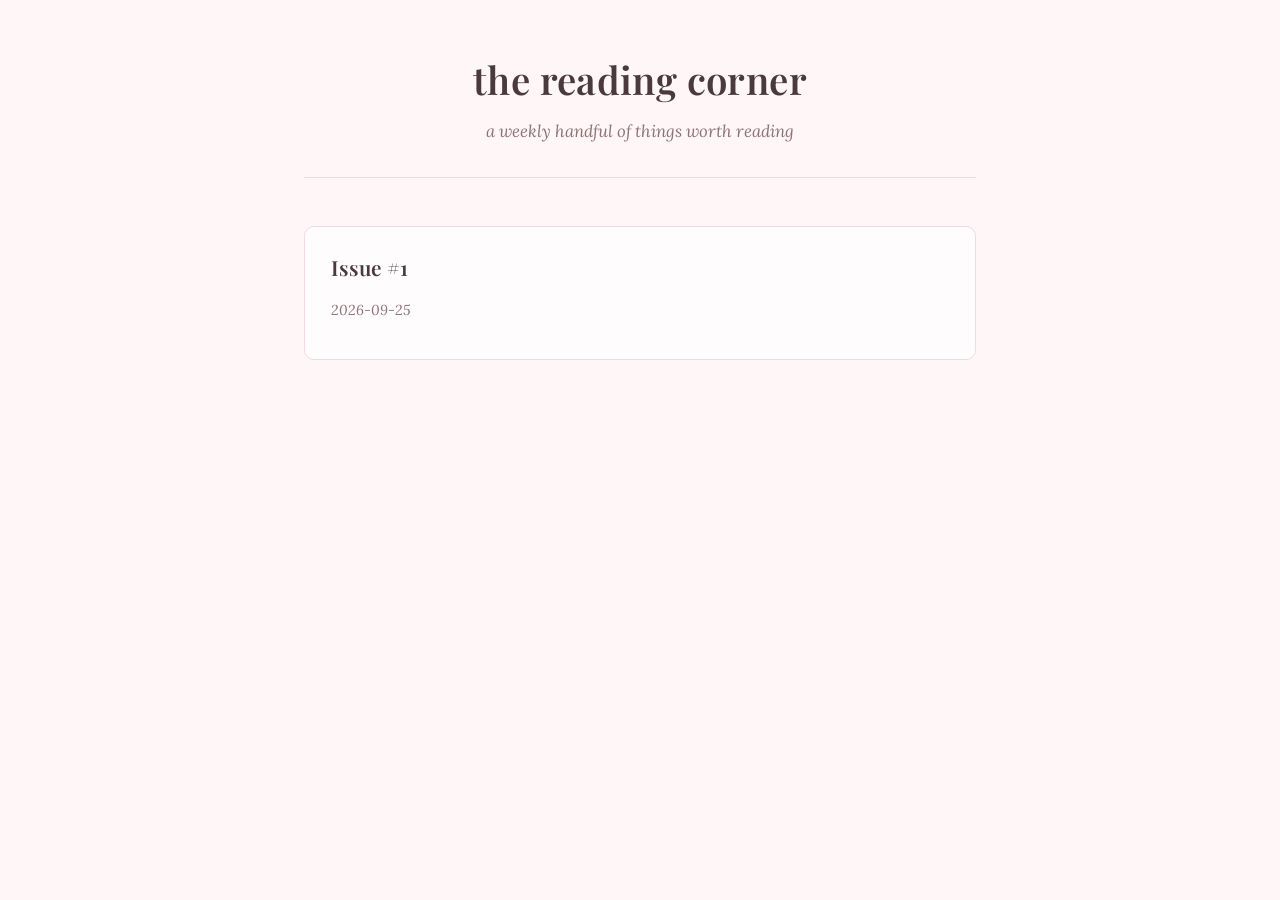
<file: docs/index.html>
<!DOCTYPE html>
<html lang="en">
<head>
  <meta charset="UTF-8">
  <meta name="viewport" content="width=device-width, initial-scale=1">
  <title>the reading corner</title>
  <link rel="stylesheet" href="static/style.css">
</head>
<body>
  <div class="wrap">
    <header class="masthead">
      <h1>the reading corner</h1>
      <p>a weekly handful of things worth reading</p>
    </header>

    
    <ul class="issue-list">
      
      <li>
        <a class="issue-card" href="issues/issue-001.html">
          <p class="issue-number">Issue #1</p>
          <p class="issue-date">2026-09-25</p>
        </a>
      </li>
      
    </ul>
    
  </div>
</body>
</html>
</file>
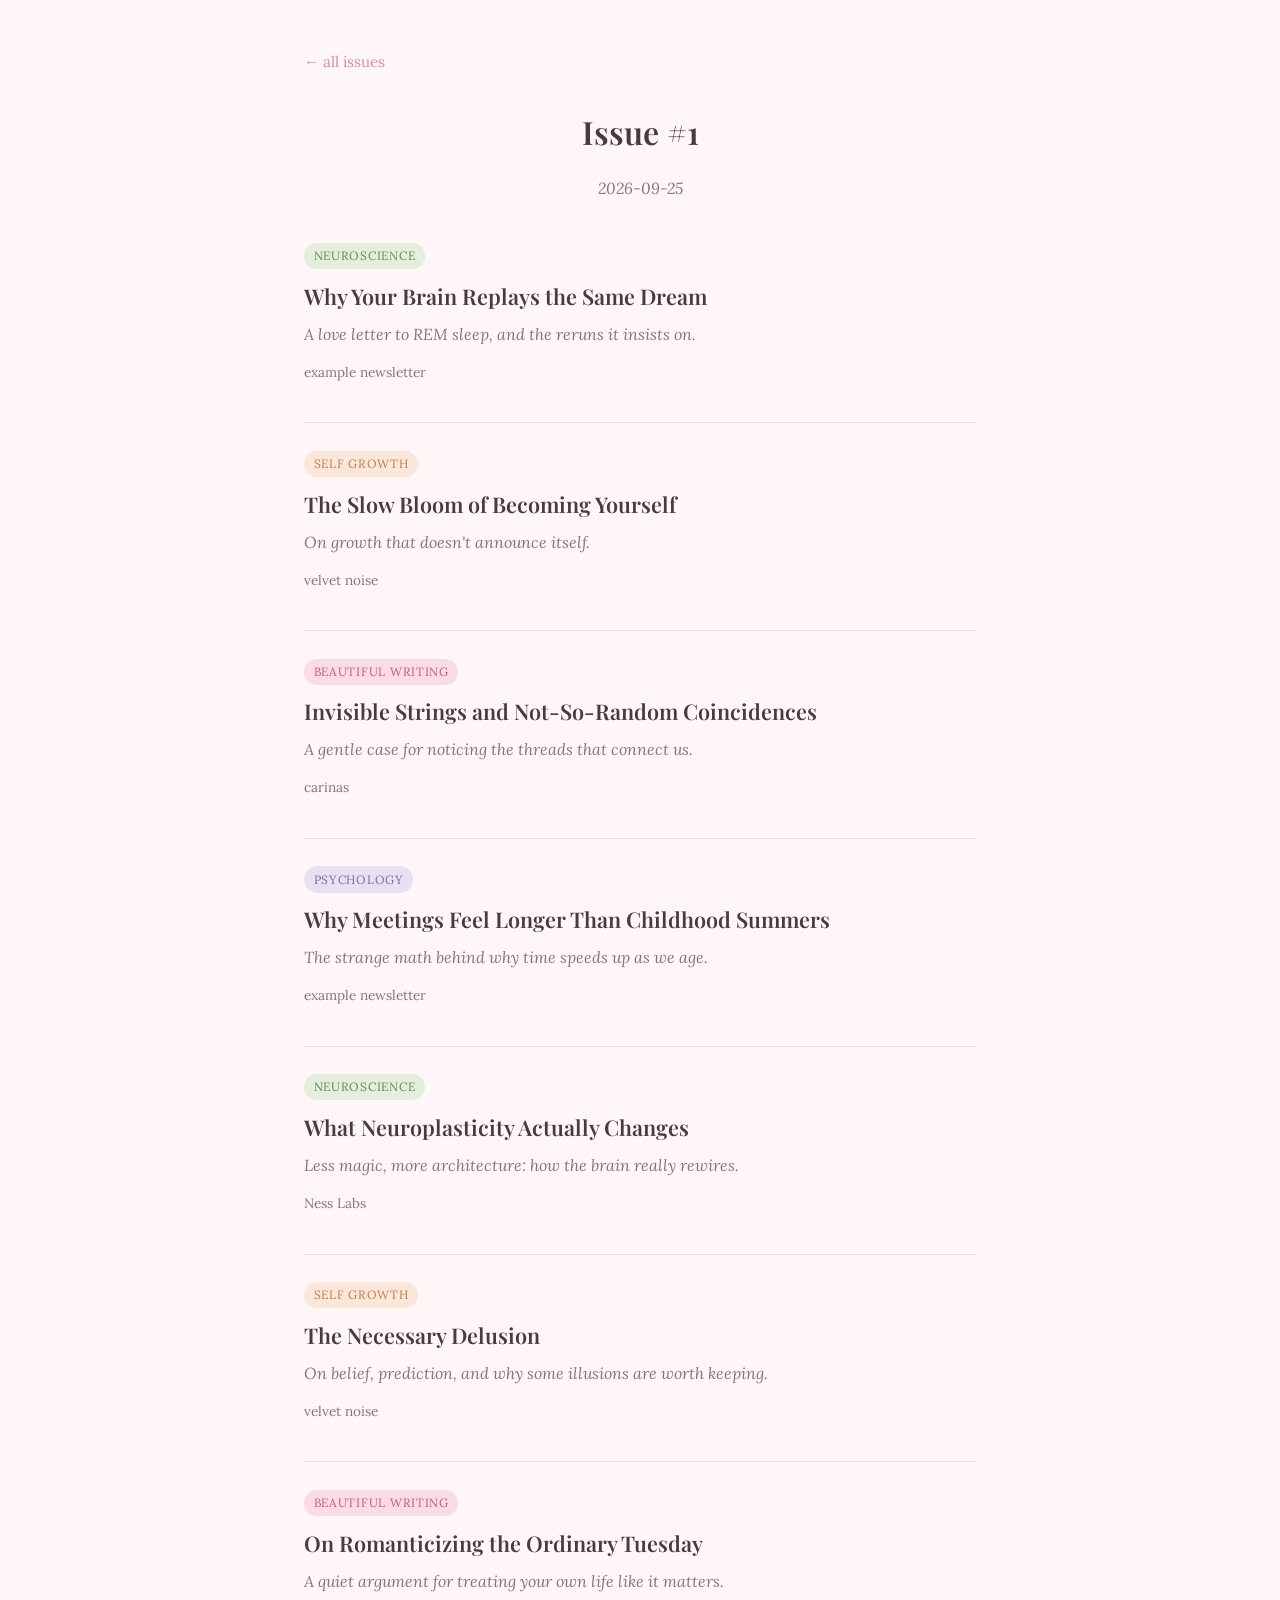
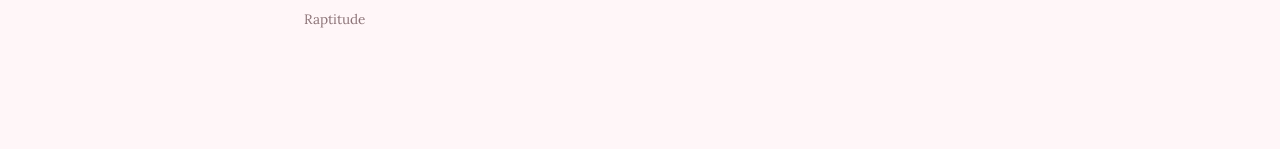
<file: docs/issues/issue-001.html>
<!DOCTYPE html>
<html lang="en">
<head>
  <meta charset="UTF-8">
  <meta name="viewport" content="width=device-width, initial-scale=1">
  <title>Issue #1 — the reading corner</title>
  <link rel="stylesheet" href="../static/style.css">
</head>
<body>
  <div class="wrap">
    <a class="back-link" href="../index.html">&larr; all issues</a>

    <header class="issue-header">
      <p class="issue-number">Issue #1</p>
      <p class="issue-date">2026-09-25</p>
    </header>

    
    <article class="pick">
      <span class="tag neuroscience">neuroscience</span>
      <h2><a href="https://example.substack.com/p/dream-replay" target="_blank" rel="noopener">Why Your Brain Replays the Same Dream</a></h2>
      <p class="blurb">A love letter to REM sleep, and the reruns it insists on.</p>
      <p class="source">example newsletter</p>
    </article>
    
    <article class="pick">
      <span class="tag self-growth">self growth</span>
      <h2><a href="https://example.substack.com/p/slow-bloom" target="_blank" rel="noopener">The Slow Bloom of Becoming Yourself</a></h2>
      <p class="blurb">On growth that doesn't announce itself.</p>
      <p class="source">velvet noise</p>
    </article>
    
    <article class="pick">
      <span class="tag beautiful-writing">beautiful writing</span>
      <h2><a href="https://carinas.substack.com/p/invisible-strings" target="_blank" rel="noopener">Invisible Strings and Not-So-Random Coincidences</a></h2>
      <p class="blurb">A gentle case for noticing the threads that connect us.</p>
      <p class="source">carinas</p>
    </article>
    
    <article class="pick">
      <span class="tag psychology">psychology</span>
      <h2><a href="https://example.substack.com/p/time-perception" target="_blank" rel="noopener">Why Meetings Feel Longer Than Childhood Summers</a></h2>
      <p class="blurb">The strange math behind why time speeds up as we age.</p>
      <p class="source">example newsletter</p>
    </article>
    
    <article class="pick">
      <span class="tag neuroscience">neuroscience</span>
      <h2><a href="https://example.substack.com/p/neuroplasticity" target="_blank" rel="noopener">What Neuroplasticity Actually Changes</a></h2>
      <p class="blurb">Less magic, more architecture: how the brain really rewires.</p>
      <p class="source">Ness Labs</p>
    </article>
    
    <article class="pick">
      <span class="tag self-growth">self growth</span>
      <h2><a href="https://velvetnoise.substack.com/p/the-necessary-delusion-why-you-should" target="_blank" rel="noopener">The Necessary Delusion</a></h2>
      <p class="blurb">On belief, prediction, and why some illusions are worth keeping.</p>
      <p class="source">velvet noise</p>
    </article>
    
    <article class="pick">
      <span class="tag beautiful-writing">beautiful writing</span>
      <h2><a href="https://example.substack.com/p/ordinary-tuesday" target="_blank" rel="noopener">On Romanticizing the Ordinary Tuesday</a></h2>
      <p class="blurb">A quiet argument for treating your own life like it matters.</p>
      <p class="source">Raptitude</p>
    </article>
    
  </div>
</body>
</html>
</file>
<file: docs/static/style.css>
@import url('https://fonts.googleapis.com/css2?family=Playfair+Display:ital,wght@0,500;0,600;1,500&family=Lora:ital,wght@0,400;0,500;1,400&display=swap');

:root {
  --cream: #FFF6F8;
  --paper: #FFFCFD;
  --ink: #4A3A3E;
  --ink-soft: #8C7377;
  --line: #F4D9E0;
  --accent: #D98CA6;
  --tag-neuroscience-bg: #E3EEDD;
  --tag-neuroscience-fg: #6B8258;
  --tag-psychology-bg: #E9E1F3;
  --tag-psychology-fg: #7C67A3;
  --tag-self-growth-bg: #FBE7DA;
  --tag-self-growth-fg: #C17A4C;
  --tag-beautiful-writing-bg: #FBDCE6;
  --tag-beautiful-writing-fg: #C15A81;
}

* { box-sizing: border-box; }

body {
  margin: 0;
  background: var(--cream);
  color: var(--ink);
  font-family: 'Lora', Georgia, serif;
  line-height: 1.65;
}

.wrap {
  max-width: 720px;
  margin: 0 auto;
  padding: 3rem 1.5rem 5rem;
}

.masthead {
  text-align: center;
  margin-bottom: 3rem;
  padding-bottom: 2rem;
  border-bottom: 1px solid var(--line);
}

.masthead h1 {
  font-family: 'Playfair Display', Georgia, serif;
  font-weight: 600;
  font-size: 2.4rem;
  margin: 0 0 0.4rem;
  letter-spacing: 0.01em;
}

.masthead p {
  color: var(--ink-soft);
  font-style: italic;
  margin: 0;
  font-size: 1.05rem;
}

.back-link {
  display: inline-block;
  margin-bottom: 2rem;
  color: var(--accent);
  text-decoration: none;
  font-size: 0.95rem;
}
.back-link:hover { text-decoration: underline; }

.issue-list { list-style: none; margin: 0; padding: 0; }

.issue-card {
  display: block;
  background: var(--paper);
  border: 1px solid var(--line);
  border-radius: 10px;
  padding: 1.4rem 1.6rem;
  margin-bottom: 1.1rem;
  text-decoration: none;
  color: var(--ink);
  transition: border-color 0.15s ease;
}
.issue-card:hover { border-color: var(--accent); }

.issue-card .issue-number {
  font-family: 'Playfair Display', Georgia, serif;
  font-weight: 600;
  font-size: 1.3rem;
  margin: 0 0 0.2rem;
}

.issue-card .issue-date {
  color: var(--ink-soft);
  font-size: 0.9rem;
  font-style: italic;
}

.issue-header {
  text-align: center;
  margin-bottom: 2.5rem;
}

.issue-header .issue-number {
  font-family: 'Playfair Display', Georgia, serif;
  font-weight: 600;
  font-size: 2rem;
  margin: 0 0 0.3rem;
}

.issue-header .issue-date {
  color: var(--ink-soft);
  font-style: italic;
}

.pick {
  border-bottom: 1px solid var(--line);
  padding: 1.6rem 0;
}
.pick:first-of-type { padding-top: 0; }
.pick:last-of-type { border-bottom: none; }

.pick .tag {
  display: inline-block;
  font-family: 'Lora', Georgia, serif;
  font-size: 0.75rem;
  text-transform: uppercase;
  letter-spacing: 0.06em;
  padding: 0.2rem 0.6rem;
  border-radius: 999px;
  margin-bottom: 0.6rem;
}
.tag.neuroscience { background: var(--tag-neuroscience-bg); color: var(--tag-neuroscience-fg); }
.tag.psychology { background: var(--tag-psychology-bg); color: var(--tag-psychology-fg); }
.tag.self-growth { background: var(--tag-self-growth-bg); color: var(--tag-self-growth-fg); }
.tag.beautiful-writing { background: var(--tag-beautiful-writing-bg); color: var(--tag-beautiful-writing-fg); }

.pick h2 {
  font-family: 'Playfair Display', Georgia, serif;
  font-weight: 600;
  font-size: 1.35rem;
  margin: 0 0 0.4rem;
}
.pick h2 a { color: var(--ink); text-decoration: none; }
.pick h2 a:hover { color: var(--accent); }

.pick .blurb {
  font-style: italic;
  color: var(--ink-soft);
  margin: 0 0 0.4rem;
}

.pick .source {
  font-size: 0.85rem;
  color: var(--ink-soft);
}

.empty-state {
  text-align: center;
  color: var(--ink-soft);
  font-style: italic;
  padding: 3rem 0;
}
</file>
